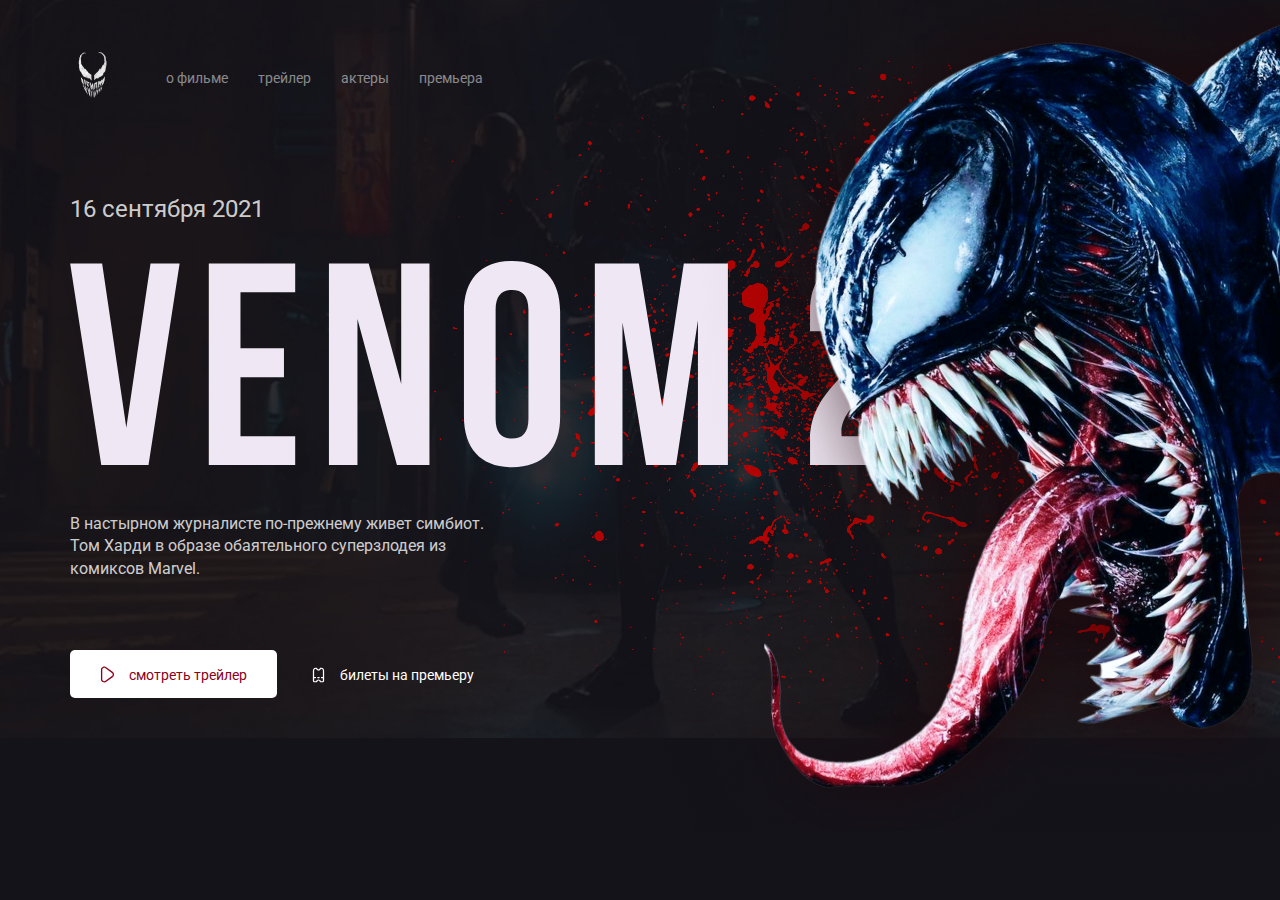
<file: index.html>
<!DOCTYPE html>
<html lang="ru">
<head>
  <meta charset="UTF-8">
  <meta http-equiv="X-UA-Compatible" content="IE=edge">
  <meta name="viewport" content="width=device-width, initial-scale=1.0">
  <link rel="preconnect" href="https://fonts.gstatic.com">
  <link href="https://fonts.googleapis.com/css2?family=Roboto:wght@400;700&display=swap" rel="stylesheet">
  <link rel="shortcut icon" href="assets/venom.ico" type="image/x-icon">
  <link rel="stylesheet" href="css/normalize.css">
  <link rel="stylesheet" href="css/style.min.css">
  <title>Venom 2</title>
</head>
<body class="blood">
  <div class="container">
    <header class="header">
      <a href="index.html" class="logo-link">
        <img src="assets/logo.png" alt="logo: Venom2" class="logo-img">
      </a>
      <nav class="nav">
        <ul class="nav-menu">
          <li class="nav-menu-item">
            <a href="#" class="nav-menu-link">о фильме</a>
          </li>
          <li class="nav-menu-item">
            <a href="#" class="nav-menu-link">трейлер</a>
          </li>
          <li class="nav-menu-item">
            <a href="#" class="nav-menu-link">актеры</a>
          </li>
          <li class="nav-menu-item">
            <a href="#" class="nav-menu-link">премьера</a>
          </li>
        </ul>
      </nav>
    </header>
    <div class="film">
      <div class="film-text">
        <span class="film-date">16 сентября 2021</span>
        <img src="assets/film-logo.svg" alt="logo: venom-2" class="film-logo">
        <p class="film-description">В настырном журналисте по-прежнему живет симбиот. Том Харди в образе обаятельного суперзлодея из комиксов Marvel.</p>
      </div>
      <div class="button-group">
        <button class="button button-primary">
          <img width="15" src="assets/play.svg" alt="icon: play" class="button-icon">
          <span class="button-text">смотреть трейлер</span>
        </button>
        <a href="" class="button button-link">
          <img width="15" src="assets/ticket.svg" alt="icon: ticket" class="button-icon">
          <span class="button-text">билеты на премьеру</span>
        </a>
      </div>
    </div>
  </div>
  <img src="assets/venom.png" alt="venom" class="venom">
</body>
</html>
</file>
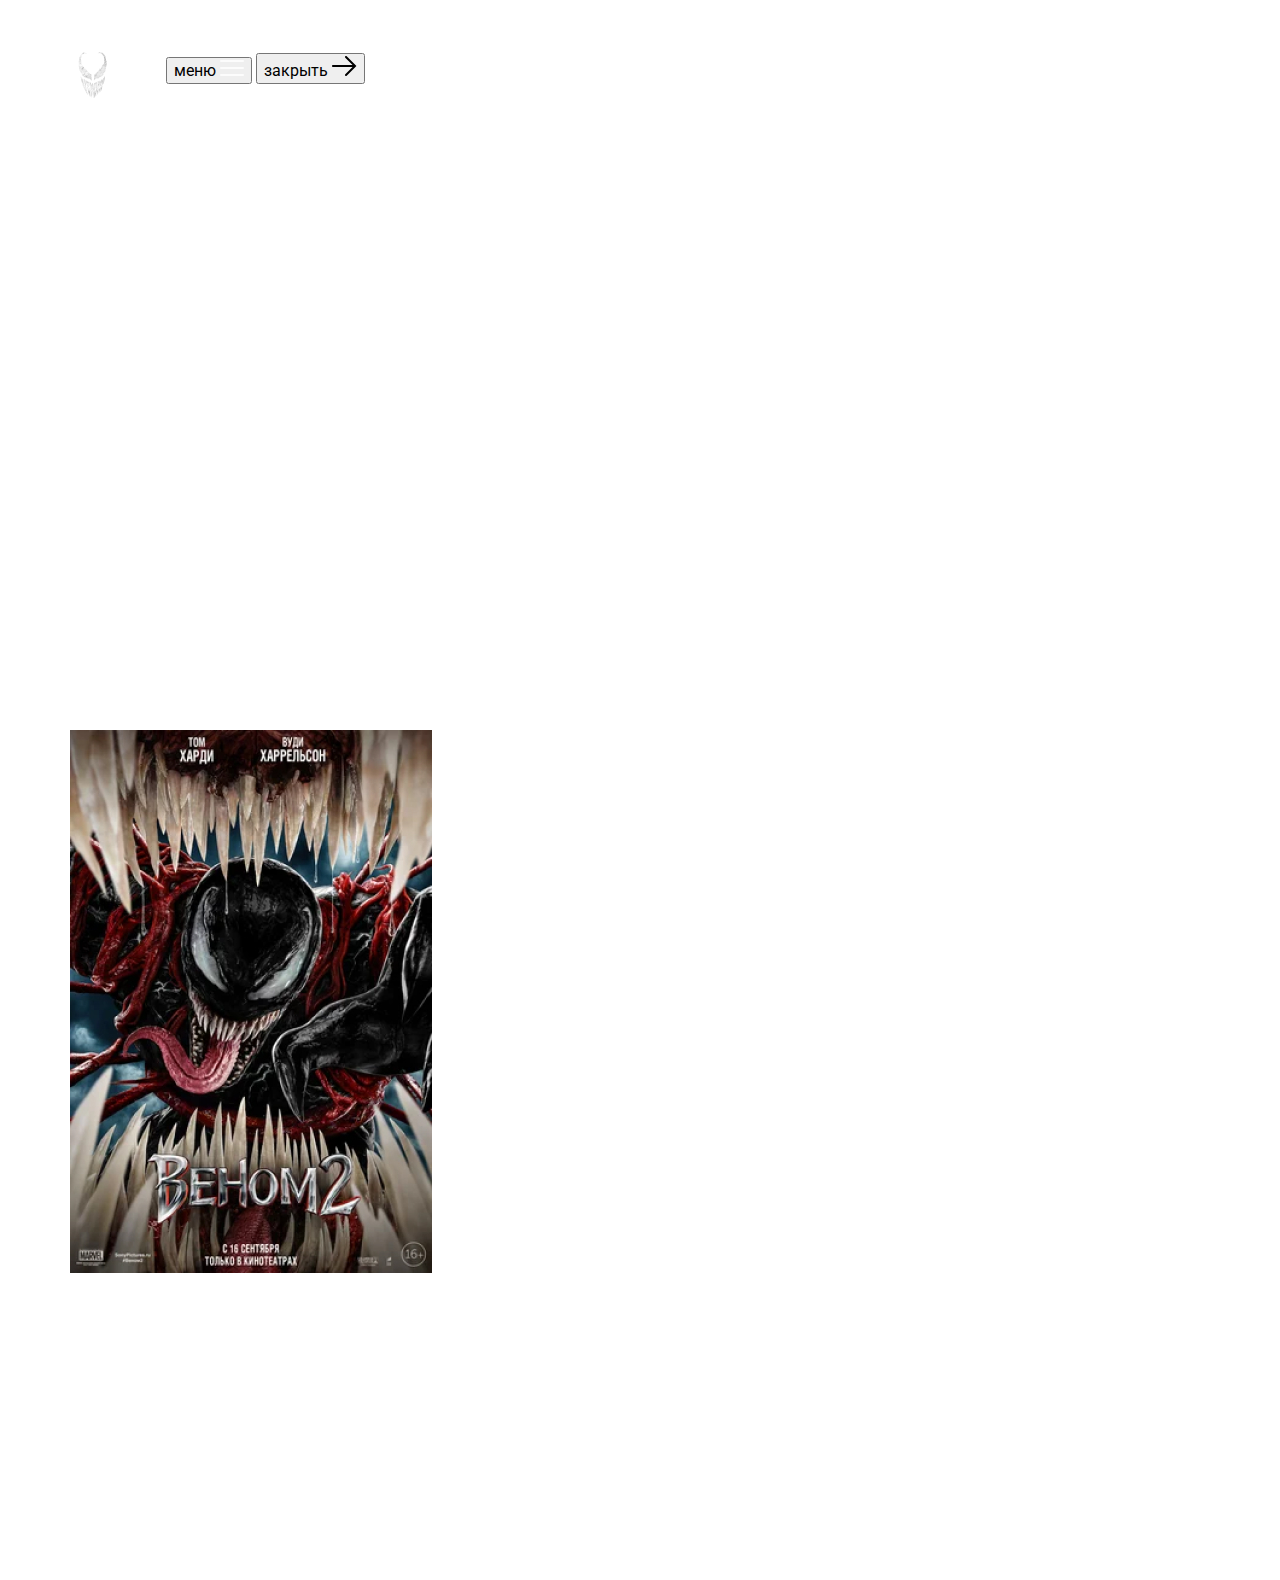
<file: about.html>
<!DOCTYPE html>
<html lang="ru">
<head>
  <meta charset="UTF-8">
  <meta http-equiv="X-UA-Compatible" content="IE=edge">
  <meta name="viewport" content="width=device-width, initial-scale=1.0">
  <link rel="preconnect" href="https://fonts.gstatic.com">
  <link href="https://fonts.googleapis.com/css2?family=Roboto:wght@400;700&display=swap" rel="stylesheet">
  <link rel="shortcut icon" href="assets/venom.ico" type="image/x-icon">
  <link rel="stylesheet" href="css/normalize.css">
  <link rel="stylesheet" href="css/style.min.css">
  <title>о фильме Venom 2</title>
</head>
<body class="primary-bg">
  <div class="container">
    <header class="header">
      <a href="index.html" class="logo-link">
        <img src="assets/logo.png" alt="logo: Venom2" class="logo-img">
      </a>
      <nav class="nav">
        <button class="menu-button">
          <span class="menu-button-text">меню</span>
          <img src="assets/menu.svg" alt="icon: menu" class="menu-button-icon">
        </button>
        <button class="menu-close">
          <span class="menu-close-text">закрыть</span>
          <img src="assets/arrow.svg" alt="icon: menu" class="menu-close-icon">
        </button>
        <ul class="nav-menu">
          <li class="nav-menu-item">
            <a href="#" class="nav-menu-link">о фильме</a>
          </li>
          <li class="nav-menu-item">
            <a href="#" class="nav-menu-link">трейлер</a>
          </li>
          <li class="nav-menu-item">
            <a href="#" class="nav-menu-link">актеры</a>
          </li>
          <li class="nav-menu-item">
            <a href="#" class="nav-menu-link">премьера</a>
          </li>
        </ul>
      </nav>
    </header>
    <div class="content">
      <div class="col">
          <h2 class="content-title">О фильме</h2>
          <p class="content-text">В настырном журналисте по-прежнему живет симбиот. Том Харди в образе обаятельного суперзлодея из комиксов Marvel.</p>
          <h3 class="content-subtitle">В главных ролях</h3>
          <ul class="content-list column-2">
            <li class="list-item">Том Харди</li>
            <li class="list-item">Мишель Уильямс</li>
            <li class="list-item">Вуди Харрельсон</li>
            <li class="list-item">Наоми Харрис</li>
            <li class="list-item">Стивен Грэм</li>
            <li class="list-item">Рейд Скотт</li>
            <li class="list-item">Эд Кейр</li>
            <li class="list-item">Шон Делани</li>
            <li class="list-item">Уилльям Барбо</li>
            <li class="list-item">Пегги Лу</li>
          </ul>
          <iframe class="content-trailer" width="356" height="205" src="https://www.youtube.com/embed/Othd8W8o3t0" title="YouTube video player" frameborder="0" allow="accelerometer; autoplay; clipboard-write; encrypted-media; gyroscope; picture-in-picture" allowfullscreen></iframe>
      </div>
      <div class="col">
        <div class="poster-wrapper">
          <img src="assets/poster.jpg" alt="photo: poster venom-2" class="poster">
          <div class="creators">
            <h3 class="content-subtitle">Режиссер</h3>
            <ul class="content-list">
              <li class="list-item">Энди Серкис</li>
            </ul>
            <h3 class="content-subtitle">Сценарий</h3>
            <ul class="content-list">
              <li class="list-item">Келли Марсел</li>
              <li class="list-item">Том Харди</li>
            </ul>
            <h3 class="content-subtitle">Продюсеры</h3>
            <ul class="content-list">
              <li class="list-item">Ави Арад</li>
              <li class="list-item">Том Харди</li>
              <li class="list-item">Келли Марсел</li>
            </ul>
          </div>
        </div>
      </div>
    </div>
  </div>
  <script src="js/main.js"></script>
</body>
</html>
</file>
<file: css/style.min.css>
body{color:#fff;font-family:'Roboto', sans-serif}.container{max-width:1140px;margin:auto}.header{display:-webkit-box;display:-ms-flexbox;display:flex;-webkit-box-align:center;-ms-flex-align:center;align-items:center;padding-top:40px;margin-bottom:80px}.logo-link{display:inline-block;margin-right:50px}.logo-img{width:46px;height:71px}.nav-menu{margin:0;padding:0;list-style:none;display:-webkit-box;display:-ms-flexbox;display:flex}.nav-menu-item{margin-right:30px}.nav-menu-link{text-decoration:none;font-size:14px;line-height:16px;color:rgba(255,255,255,0.5)}.film-date{display:block;font-size:24px;line-height:28px;margin-bottom:38px;color:rgba(255,255,255,0.8)}.film-description{margin-top:40px;max-width:423px;font-size:16px;line-height:140%;color:rgba(255,255,255,0.8)}.button{padding:15px 30px;border:none;border-radius:5px;text-decoration:none;cursor:pointer}.button-icon{display:inline-block;vertical-align:middle}.button-text{display:inline-block;vertical-align:middle;font-size:14px;line-height:16px;margin-left:10px}.button-primary{color:#8D0019;background-color:#fff}.button-link{color:#fff}.button-group{margin-top:70px}.venom{position:absolute;top:0;right:0}.blood{background:url("../assets/blood.png") no-repeat top right,#14131A url("../assets/hero.jpg") no-repeat center center/100%}
</file>
